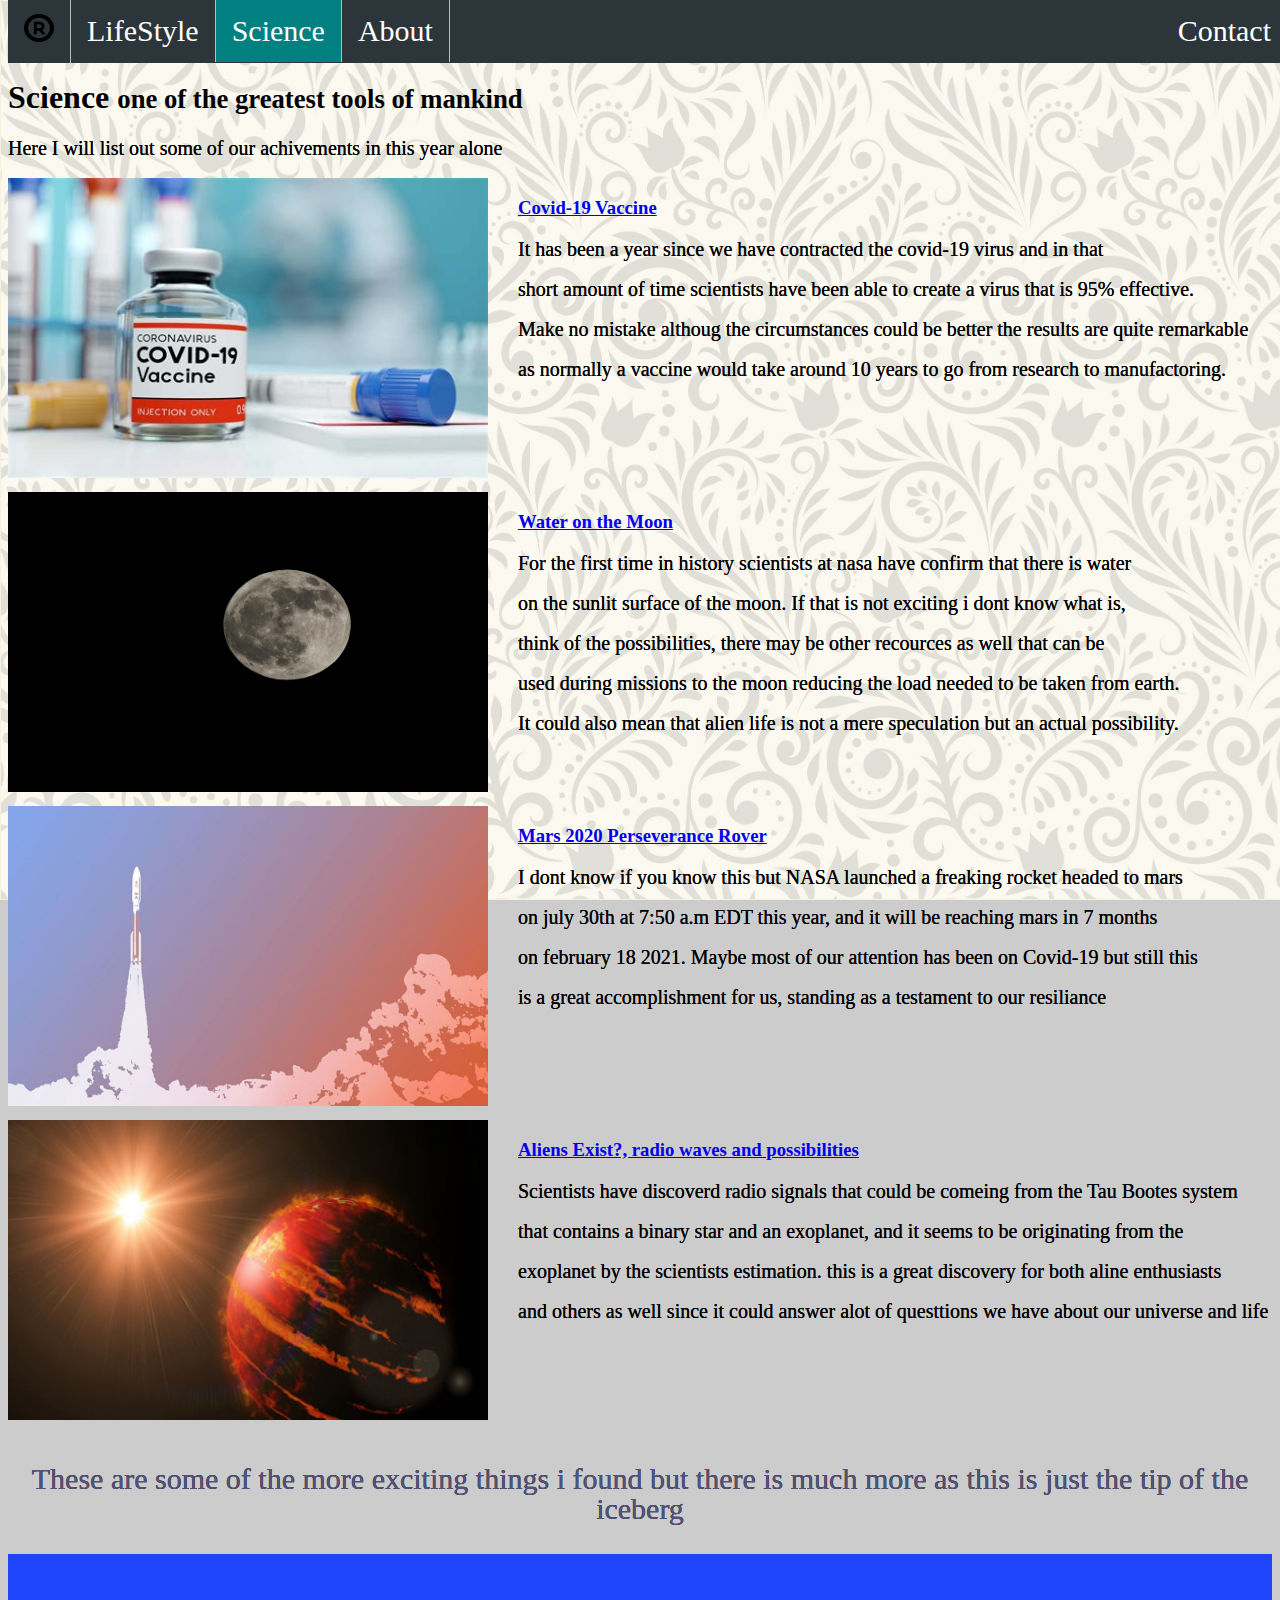
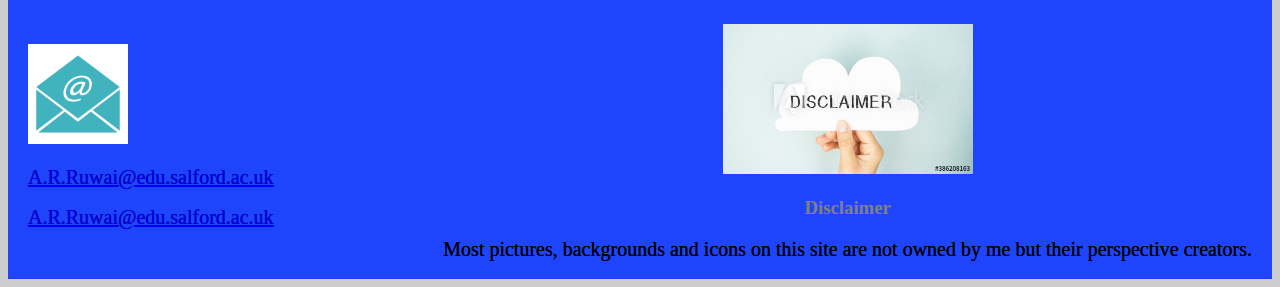
<file: index-science.html>
<!DOCTYPE html>
<html lang="en">
<head>
    <meta charset="utf-8">
    <meta http-equiv="X-UA-Compatible" content="IE=edge">
    <meta name="viewport" content="width=device-width, initial-scale=1">

    <title>Science Is Awsome</title>

    <link href="css/header.css" rel="stylesheet">
    <link href="css/body-science.css" rel="stylesheet">
    <link href="css/contacts.css" rel="stylesheet">

</head>

<body>
  <style>
body {
  background-image: url('pictures/back.jpg');
  background-repeat: no-repeat;
  background-attachment: fixed;
  background-size: cover;
  background-color: #cccccc;
}
</style>

        <div class="navbar-container">
            <div class="navbar">
                <ul class="u-navbar">
                  <li>
                    <a class="logo" href="#">
                      <img class="icon" src="pictures/r.png" alt="">
                    </a>
                  </li>
                    <li>
                        <a href="index-lifestyle.html">LifeStyle</a>
                    </li>
                    <li class="active">
                        <a href="index-science.html">Science</a>
                    </li>
                    <li >
                        <a href="index.html">About</a>
                    </li>
                    <li class="c-navbar" style="float:right">
                        <a href="#contact">Contact</a>
                    </li>
                </ul>
            </div>
        </div>



        <div class="title">
            <h1 class="page-header">Science
            <small>one of the greatest tools of mankind</small>
            </h1>
            <p> Here I will list out some of our achivements in this year alone</P>
        </div>

        <div class="row">
            <div>
                <ul class="part1">
                  <li class="pic">
                    <a href="https://www.cdc.gov/coronavirus/2019-ncov/vaccines/different-vaccines.html">
                    <img class="img-clickable" src="pictures/covid.jpg" alt="" style="width:480px;height:300px;" >
                    </a>
                  </li>
                  <li class="con">
                   <h3>
                    <a href="https://www.cdc.gov/coronavirus/2019-ncov/vaccines/different-vaccines.html">Covid-19 Vaccine</a>
                   </h3>
                  <p>It has been a year since we have contracted the covid-19 virus and in that</p>
                  <p>short amount of time scientists have been able to create a virus that is 95% effective.</p>
                  <p>  Make no mistake althoug the circumstances could be better the results are quite remarkable</p>
                  <p> as normally a vaccine would take around 10 years to go from research to manufactoring.</p>
                </li>
              </ul>
          </div>
            <div>
              <ul class="part2">
                <li class="pic">
                  <a href="https://edition.cnn.com/2020/10/26/world/moon-water-nasa-announcement-scn-trnd/index.html">
                  <img class="img-clickable" src="pictures/moon.jpg" alt="" style="width:480px;height:300px;" >
                  </a>
                </li>
                <li class="con">
                 <h3>
                  <a href="https://edition.cnn.com/2020/10/26/world/moon-water-nasa-announcement-scn-trnd/index.html">Water on the Moon</a>
                 </h3>
                <p> For the first time in history scientists at nasa have confirm that there is water </p>
                <p> on the sunlit surface of the moon. If that is not exciting i dont know what is, </p>
                <p> think of the possibilities, there may be other recources as well that can be </p>
                <p> used during missions to the moon reducing the load needed to be taken from earth.
                <p> It could also mean that alien life is not a mere speculation but an actual possibility.</p>
              </li>
            </ul>
            </div>
            <div>
                <ul class="part3">
                  <li class="pic">
                    <a href="https://www.space.com/news/live/mars-perseverance-rover-updates">
                    <img class="img-clickable" src="pictures/space.jpg" alt="" style="width:480px;height:300px;"  >
                    </a>
                  </li>
                  <li class="con">
                   <h3>
                    <a href="https://www.space.com/news/live/mars-perseverance-rover-updates">Mars 2020 Perseverance Rover</a>
                   </h3>
                  <p> I dont know if you know this but NASA launched a freaking rocket headed to mars</p>
                  <p> on july 30th at 7:50 a.m EDT this year, and it will be reaching mars in 7 months </p>
                  <p> on february 18 2021. Maybe most of our attention has been on Covid-19 but still this </p>
                  <p> is a great accomplishment for us, standing as a testament to our resiliance </p>
                </li>
              </ul>
          </div>
            <div>
              <ul class="part4">
                <li class="pic">
                  <a href="https://www.sciencedaily.com/releases/2020/12/201216134701.htm">
                  <img class="img-clickable" src="pictures/stock.jpg" alt="" style="width:480px;height:300px;" >
                  </a>
                </li>
                <li class="con">
                 <h3>
                  <a href="https://www.sciencedaily.com/releases/2020/12/201216134701.htm">Aliens Exist?, radio waves and possibilities</a>
                 </h3>
                <p>Scientists have discoverd radio signals that could be comeing from the Tau Bootes system  </p>
                <p> that contains a binary star and an exoplanet, and it seems to be originating from the  </p>
                <p> exoplanet by the scientists estimation. this is a great discovery for both aline enthusiasts </p>
                <p> and others as well since it could answer alot of questtions we have about our universe and life </p>
              </li>
            </ul>
            </div>
        </div>

        <div>
          <p class="outro"> These are some of the more exciting things i found but there is much more as this is just the tip of the iceberg </p>
        </div>


    <footer>
      <div id="contact"></div>
  		<div class="contacts">
  				<ul>
  					<li class="con1">
  					  <p class="c"><a href="mailto:a.ruwais@bub.edu.bh"><img class="img-circle" src="pictures/mail.jpg" alt="" width="100" height="100"></a></p>
              <p class="c"><a href="mailto:a.ruwais@bub.edu.bh">A.R.Ruwai@edu.salford.ac.uk </a></p>
  				  	<p class="c"><a class="mail" href="mailto:A.R.Ruwais@edu.salford.ac.uk"> A.R.Ruwai@edu.salford.ac.uk </a></p>
  				  	</li>
  					<li class="con2">
              <img class="disclaimer" src="pictures/disclaimer.jpg" alt="" width="250" height="150">
  						<h3>Disclaimer</h3>
  						<p class="c">Most pictures, backgrounds and icons on this site are not owned by me but their perspective creators.</p>
  					</li>
  				</ul>
      </div>

  	</footer>
</body>

</html>
</file>
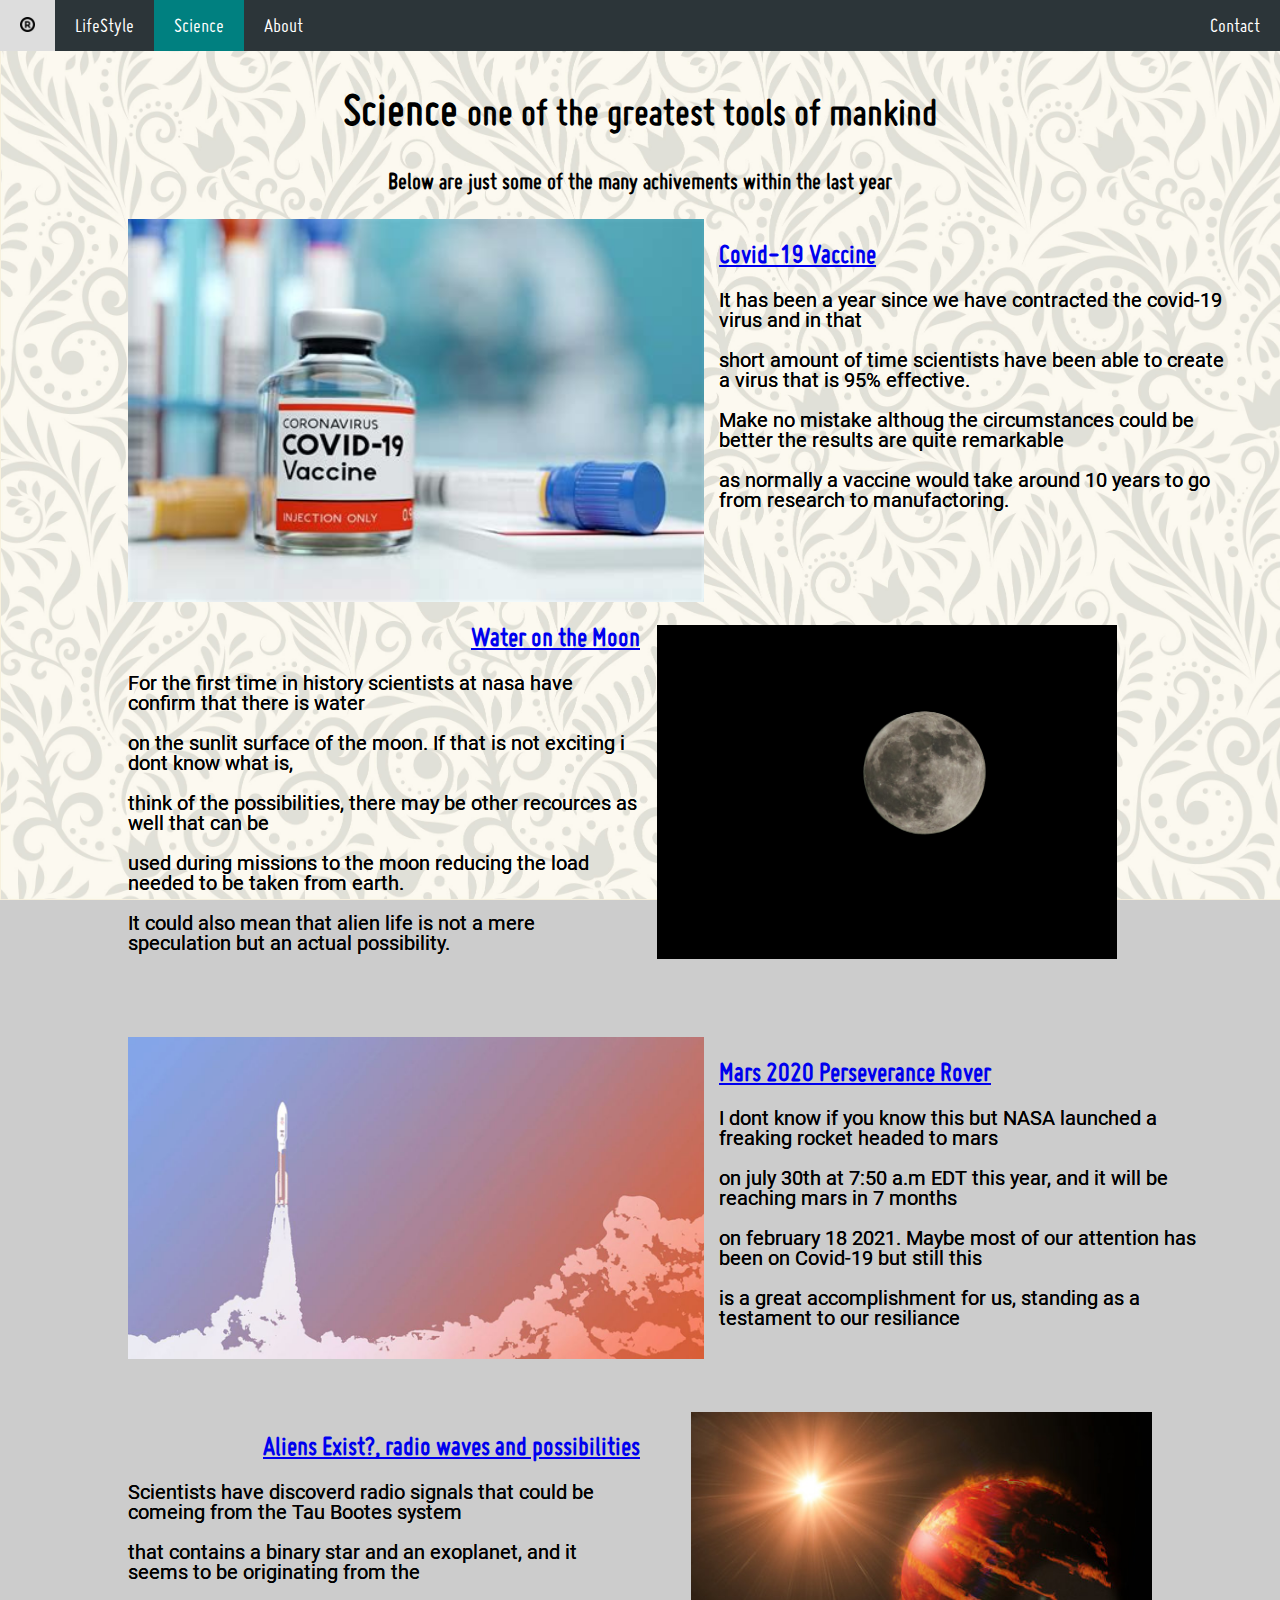
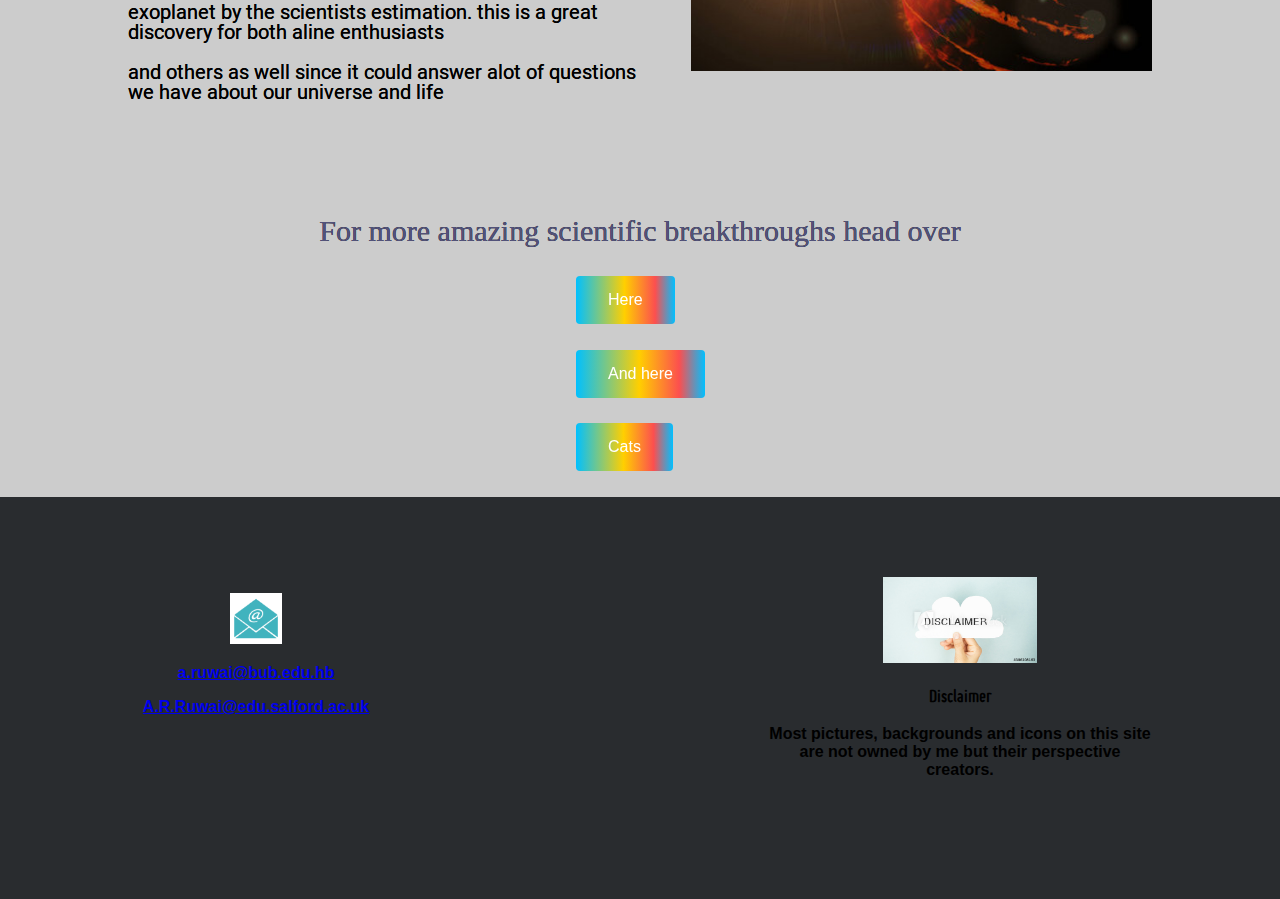
<file: webproject/index-science.html>
<!DOCTYPE html>
<html lang="en">
<head>
    <meta charset="utf-8">
    <meta http-equiv="X-UA-Compatible" content="IE=edge">
    <meta name="viewport" content="width=device-width, initial-scale=1">

    <title>Science Is Awsome</title>

    <link href="css/header.css" rel="stylesheet">
    <link href="css/body-science.css" rel="stylesheet">
    <link href="css/contacts.css" rel="stylesheet">

    <style>
  body {
    background-image: url('pictures/back.jpg');
    background-repeat: no-repeat;
    background-attachment: fixed;
    background-size: cover;
    background-color: #cccccc;
  }
  </style>

</head>

<body>


<div class="navbar">
        <a class="logo" href="#"> <img class="icon" src="pictures/r1.png" alt="" style="height:15px; width:15px; padding:0"> </a>
        <a href="index-lifestyle.html">LifeStyle</a>
        <a href="index-science.html" class="active">Science</a>
        <a href="index.html">About</a>
        <a class="c-navbar" style="float:right" href="#contact">Contact</a>
</div>

        <div class="title">
            <h1 class="page-header" style="text-align:center;">Science
            <small>one of the greatest tools of mankind</small>
            </h1>
            <h3 style="text-align:center;"> Below are just some of the many achivements within the last year</h3>
        </div>

        <div class="row">
            <div>
                <ul class="part1">
                  <li class="pic1">
                    <a href="https://www.cdc.gov/coronavirus/2019-ncov/vaccines/different-vaccines.html">
                    <img class="covid" src="pictures/covid.jpg" alt=""  >
                    </a>
                  </li>
                  <li class="con1">
                   <h3>
                    <a href="https://www.cdc.gov/coronavirus/2019-ncov/vaccines/different-vaccines.html">Covid-19 Vaccine</a>
                   </h3>
                  <p>It has been a year since we have contracted the covid-19 virus and in that</p>
                  <p>short amount of time scientists have been able to create a virus that is 95% effective.</p>
                  <p>  Make no mistake althoug the circumstances could be better the results are quite remarkable</p>
                  <p> as normally a vaccine would take around 10 years to go from research to manufactoring.</p>
                </li>
              </ul>
          </div>
            <div>
              <ul class="part2">
                <li class="con2">
                 <h3>
                  <a href="https://edition.cnn.com/2020/10/26/world/moon-water-nasa-announcement-scn-trnd/index.html">Water on the Moon</a>
                 </h3>
                <p> For the first time in history scientists at nasa have confirm that there is water </p>
                <p> on the sunlit surface of the moon. If that is not exciting i dont know what is, </p>
                <p> think of the possibilities, there may be other recources as well that can be </p>
                <p> used during missions to the moon reducing the load needed to be taken from earth.
                <p> It could also mean that alien life is not a mere speculation but an actual possibility.</p>
              </li>
              <li class="pic2">
              <a href="https://edition.cnn.com/2020/10/26/world/moon-water-nasa-announcement-scn-trnd/index.html">
              <img class="moon" src="pictures/moon.jpg" alt="" >
              </a>
            </li>
            </ul>
            </div>
            <div>
                <ul class="part3">
                  <li class="pic1">
                    <a href="https://www.space.com/news/live/mars-perseverance-rover-updates">
                    <img class="space" src="pictures/space.jpg" alt=""   >
                    </a>
                  </li>
                  <li class="con1">
                   <h3>
                    <a href="https://www.space.com/news/live/mars-perseverance-rover-updates">Mars 2020 Perseverance Rover</a>
                   </h3>
                  <p> I dont know if you know this but NASA launched a freaking rocket headed to mars</p>
                  <p> on july 30th at 7:50 a.m EDT this year, and it will be reaching mars in 7 months </p>
                  <p> on february 18 2021. Maybe most of our attention has been on Covid-19 but still this </p>
                  <p> is a great accomplishment for us, standing as a testament to our resiliance </p>
                </li>
              </ul>
          </div>
            <div>
              <ul class="part4">
                <li class="con2">
                 <h3>
                  <a href="https://www.sciencedaily.com/releases/2020/12/201216134701.htm">Aliens Exist?, radio waves and possibilities</a>
                 </h3>
                <p>Scientists have discoverd radio signals that could be comeing from the Tau Bootes system  </p>
                <p> that contains a binary star and an exoplanet, and it seems to be originating from the  </p>
                <p> exoplanet by the scientists estimation. this is a great discovery for both aline enthusiasts </p>
                <p> and others as well since it could answer alot of questions we have about our universe and life </p>
              </li>
              <li class="pic2">
                <a href="https://www.sciencedaily.com/releases/2020/12/201216134701.htm">
                <img class="planet" src="pictures/stock.jpg" alt=""  >
                </a>
              </li>
            </ul>
            </div>
        </div>

        <div>
          <p class="outro"> For more amazing scientific breakthroughs head over</p>
          <button class="site" style="vertical-align:middle"><span><a href="https://www.businessinsider.com/biggest-scientific-discoveries-achievements-breakthroughs-of-2020-12">Here</a> </span></button>
          <button class="site" style="vertical-align:middle"><span><a href="https://www.nationalgeographic.com/science/2020/12/10-awesome-science-discoveries-you-may-have-missed-in-2020/">And here</a> </span></button>
          <button class="site" style="vertical-align:middle"><span><a href="https://www.youtube.com/results?search_query=cat+videos">Cats</a> </span></button>
        </div>


        <footer>
          <div id="contact"></div>
          <div class="containerf">
      		<div class="contacts">
      					<div class="con1">
      					  <p class="c"><a href="mailto:a.ruwais@bub.edu.bh"><img class="img-circle" src="pictures/mail.jpg" alt="" width="10%" height="10%"></a></p>
                  <p class="c"><a href="mailto:a.ruwais@bub.edu.bh">a.ruwai@bub.edu.hb </a></p>
      				  	<p class="c"><a class="mail" href="mailto:A.R.Ruwais@edu.salford.ac.uk"> A.R.Ruwai@edu.salford.ac.uk </a></p>
                </div>
      					<div class="con2">
                  <img class="disclaimer" src="pictures/disclaimer.jpg" alt="" width="40%" height="40%">
      						<h3>Disclaimer</h3>
      						<p class="c">Most pictures, backgrounds and icons on this site are not owned by me but their perspective creators.</p>
      					</div>
              </div>
          </div>

      	</footer>
</body>

</html>
</file>
<file: css/header.css>
body{
  padding-top: 50px ;
}

.navbar-container ul {
  list-style-type: none;
  margin: 0;
  padding: 0;
  overflow: hidden;
  background-color: #2C3539;
  position: fixed;
  top: 0;
  width: 100%
}

.u-navbar li {
  float: left;
  border-right: 1px solid #bbb;
}

.c-navbar li:last-child {
  border-right: none;
  float: inline;
}

.navbar-container li a {
  display: block;
  color: white;
  text-align: center;
  padding: 14px 16px;
  text-decoration: none;
  font-size: 30px;
}

/* Change the link color to #111 (black) on hover */
.navbar-container li a:hover {
  background-color: #008080;
}

.active {
  background-color: #008080;
}
</file>
<file: css/body-science.css>
.part1 {
  list-style-type: none;
  margin: 0;
  padding: 0;
  overflow: hidden;
}

.part2 {
  list-style-type: none;
  margin: 0;
  padding: 0;
  overflow: hidden;
}

.part3 {
  list-style-type: none;
  margin: 0;
  padding: 0;
  overflow: hidden;
}

.part4 {
  list-style-type: none;
  margin: 0;
  padding: 0;
  overflow: hidden;
}


.con {
  float: left;
  padding-left: 30px;
}

.pic {
float: left;
padding-bottom: 10px;
}

p {
  color: #000000;
  font-size: 20px;
  line-height: 1em;
  text-shadow: 0px 0px 0px #000000;
  text-align: left;
}

.outro
  {
    color: #52527a;
    font-size: 30px;
    line-height: 1em;
    text-shadow: 0px 0px 0px #000000;
    text-align: center;
    font-family: serif;
  }
</file>
<file: css/contacts.css>
footer {
  padding-top: 70px;
}

.contacts ul {
  list-style-type: none;
  margin: 0;
  padding: 0;
  overflow: hidden;
}

.con1 {
  float: left;
  margin-left: 20px;
  padding-right: 40px;
}

.con2  {
  border-right: none;
  float: right;
  margin-right: 20px;
}

footer {
  left: 0;
  bottom: 0;
  width: 100%;
  background-position: bottom;
  background-color: #1F45FC;
  color: grey;
  text-align: center;
}

.c {
  color: #000000;
  font-size: 20px;
  line-height: 1em;
  text-shadow: 0px 0px 0px #000000;
  text-align: left;
}
</file>
<file: webproject/css/header.css>
body {
  margin:0;
  width: 100%;
}
.navbar {
  overflow: hidden;
  background-color: #2C3539;
  position: sticky;
  position: relative -webkit-sticky;
  top: 0;
}

.navbar a {
  float: left;
  display: block;
  color: white;
  text-align: center;
  padding: 14px 20px;
  text-decoration: none;
}

.navbar a:hover {
  background-color: #ddd;
  color: black;
}

.active {
  background-color: #008080;
}

.containerf .con2,
.containerf .con1{
  display: block;
  width: 100%;
  margin-bottom: 40px;
  text-align: center;
}
</file>
<file: webproject/css/body-science.css>
@font-face { font-family: Miso; src: url('../fonts/Miso-hp2.ttf'); }
@font-face { font-family: Roboto; src: url('../fonts/Roboto-c.ttf'); }

h1,h2,h3{
    font-family: Miso;
}

.title h1{
  font-size: 300%;
}

.title h3{
  font-size: 150%;
}

.row a{
  font-size: 150%;
}

.navbar a{
  font-size: 130%;
  font-family: Miso;
}

.part1 {
  list-style-type: none;
  margin: 0;
  padding: 0;
  overflow: hidden;
}

.part2 {
  list-style-type: none;
  margin: 0;
  padding: 0;
  overflow: hidden;
}

.part3 {
  list-style-type: none;
  margin: 0;
  padding: 0;
  overflow: hidden;
}

.part4 {
  list-style-type: none;
  margin: 0;
  padding: 0;
  overflow: hidden;
}

.covid {
  float: left;
  width: 50%;
  margin-right: 15px;
}

.space {
  float: left;
  width: 50%;
  margin-right: 15px;
}

.moon {
  max-width:40%;
  float: right;
  margin-right: 3%;
  padding-top:2%;
}

.planet {
  max-width:40%;
  float: right;

}

.con1 {
  float: left;
  width: 40%;
  padding-bottom: 5%;
}

.pic1 {
  padding-left: 10%;
  margin-left: auto;
  margin-right:auto;
}

.con2 {
  padding-bottom: 5%;
  float: left;
  padding-left: 10%;
  text-align: right;
  width: 40%;
}

.pic2 {
  padding-right: 10%;
  margin-left: auto;
  margin-right:auto;
}

.row p {
  color: #000000;
  font-size: 20px;
  line-height: 1em;
  text-shadow: 0px 0px 0px #000000;
  text-align: left;
  font-family: Roboto;
}

.site a{
  color: #FFFFFF;
  text-align: center;
  color: white;
  text-align: center;
  text-decoration: none;
  font-size: 16px;
}

.site {
  border-radius: 4px;
  background-image: linear-gradient(90deg, #00C0FF 0%, #FFCF00 49%, #FC4F4F 80%, #00C0FF 100%);
  border: none;
  padding: 15px 32px;
  margin-bottom: 2%;
  margin-left: 45%;
  margin-right: 40%;
}

.site span {
  cursor: pointer;
  display: inline-block;
  position: relative;
  transition: 0.5s;
}

.site span:after {
  content: '\00bb';
  position: absolute;
  opacity: 0;
  top: 0;
  right: -20px;
  transition: 0.5s;
}

.site:hover {
  animation:slidebg 2s linear infinite;
}

.site:hover span {
  padding-right: 25px;
}

.site:hover span:after {
  opacity: 1;
  right: 0;
}

@keyframes slidebg {
  to {
    background-position:20vw;
  }
}

.outro
  {
    color: #52527a;
    font-size: 30px;
    line-height: 1em;
    text-shadow: 0px 0px 0px #000000;
    text-align: center;
    font-family: serif;
  }
</file>
<file: webproject/css/contacts.css>
footer {
  display: -ms-flexbox;
  display: flex;
  -ms-flex-wrap: wrap;
  flex-wrap: wrap;
  -ms-flex: 100%;
  flex: 100%;
  background-position: bottom;
  background-color: #292c2f;
}

.containerf {
  	box-shadow: 0 1px 1px 0 rgba(0, 0, 0, 0.12);
  	box-sizing: border-box;
  	width: 100%;
  	text-align: left;
  	font: bold 16px sans-serif;
  	margin-top: 80px;
    display: inline-block;
  	vertical-align: top;
}

.containerf .con1 {
  float: left;
  width:40%;
}

.containerf .con2  {
  float: right;
 width:30%;
 margin-right: 10%;
}
</file>
